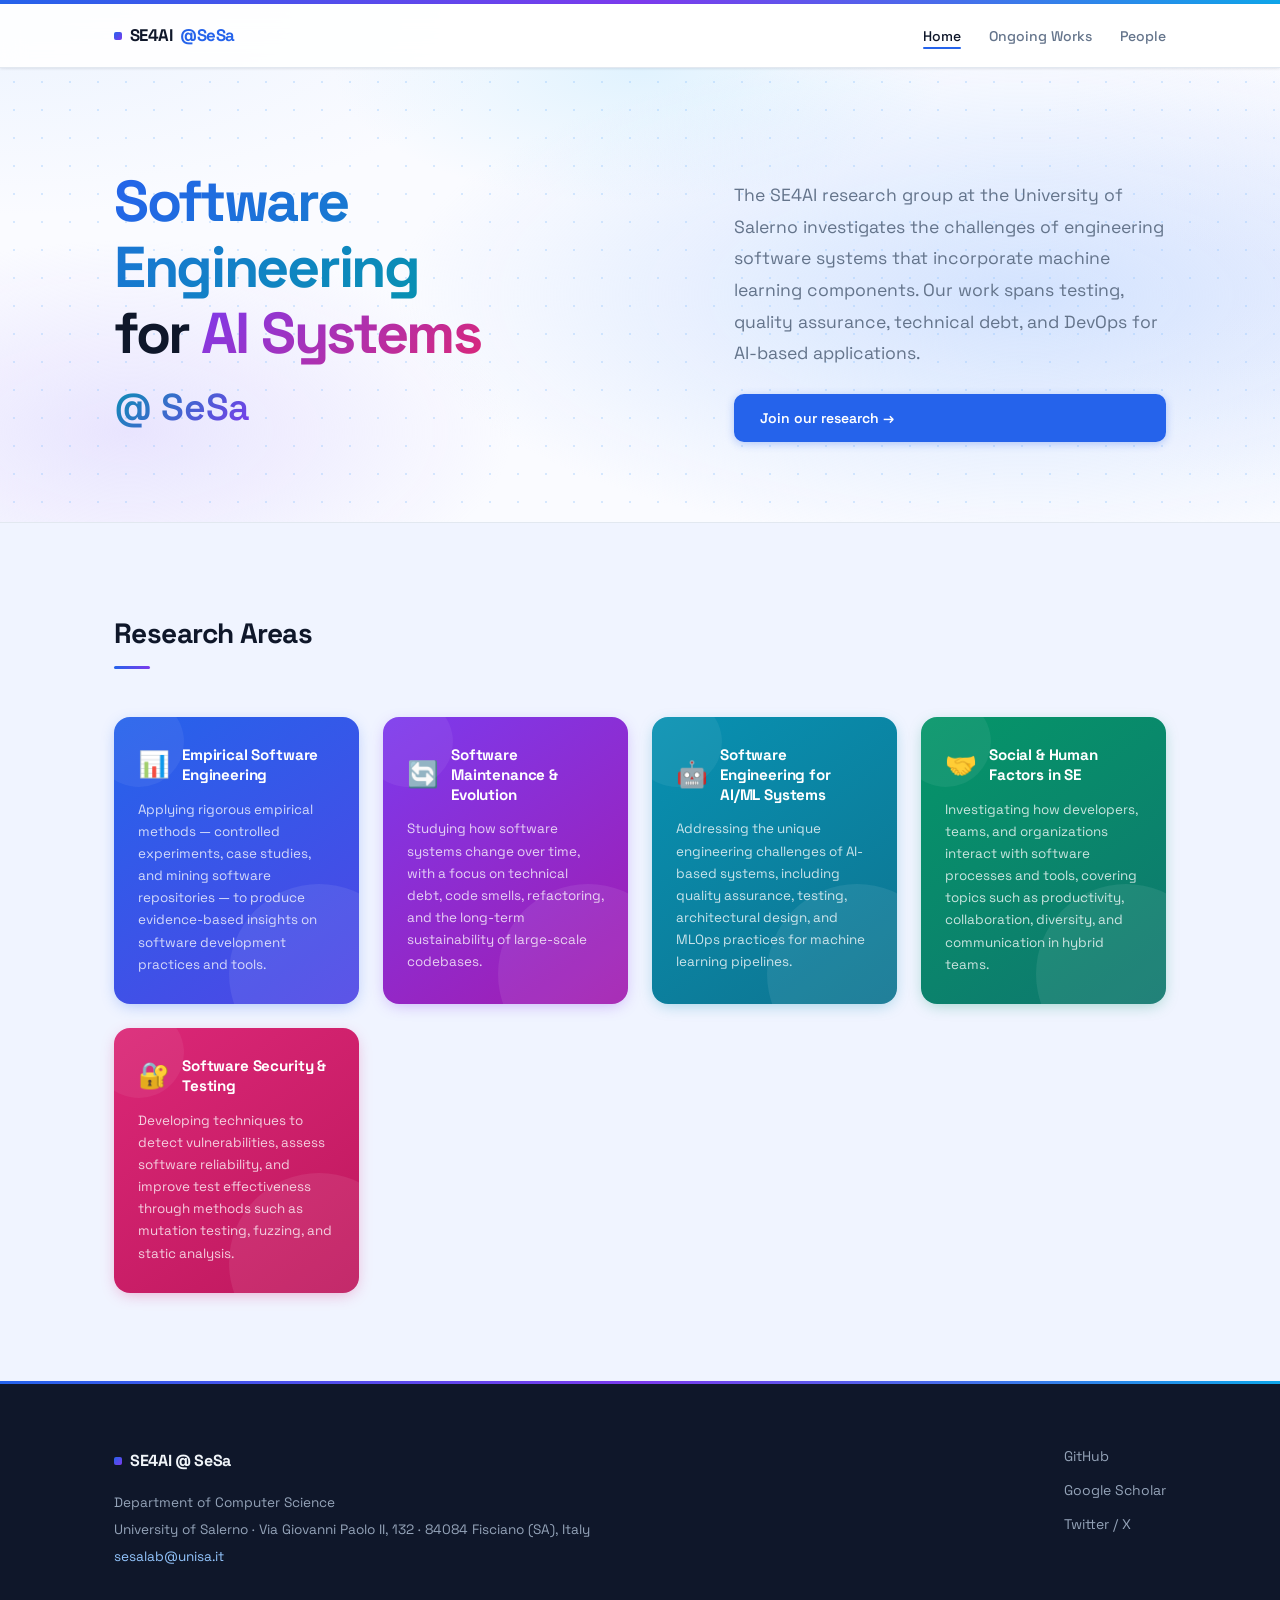
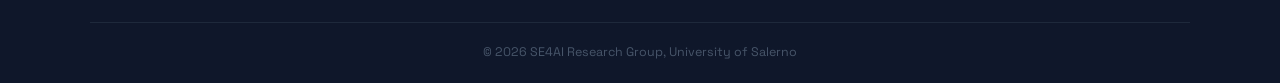
<file: index.html>
<!DOCTYPE html>
<html lang="en">
<head>
  <meta charset="UTF-8" />
  <meta name="viewport" content="width=device-width, initial-scale=1.0" />
  <title>SE4AI @ SeSa</title>
  <meta name="description" content="Software Engineering for AI Systems — University of Salerno" />
  <link rel="preconnect" href="https://fonts.googleapis.com" />
  <link rel="preconnect" href="https://fonts.gstatic.com" crossorigin />
  <link href="https://fonts.googleapis.com/css2?family=Space+Grotesk:wght@400;500;600;700&display=swap" rel="stylesheet" />
  <link rel="stylesheet" href="style.css" />
  <script src="scripts/js/components.js" defer></script>
</head>
<body>

  <site-header active="index.html"></site-header>

  <!-- ─── HERO + ABOUT ─────────────────────────────────────────────────────── -->
  <section id="hero" class="hero">
    <div class="hero__bg" aria-hidden="true"></div>
    <div class="container hero__inner">

      <div class="hero__left">
        <h1 class="hero__title">
          <em class="em-se">Software Engineering</em><br />
          for <em class="em-ai">AI Systems</em><br />
          <span class="em-loc">@ SeSa</span>
        </h1>
      </div>

      <div class="hero__right">
        <p class="hero__about">
          The SE4AI research group at the University of Salerno investigates the
          challenges of engineering software systems that incorporate machine
          learning components. Our work spans testing, quality assurance,
          technical debt, and DevOps for AI-based applications.
        </p>
        <a href="ongoing.html" class="btn btn--primary">Join our research →</a>
      </div>

    </div>
  </section>

  <!-- ─── RESEARCH AREAS ───────────────────────────────────────────────────── -->
  <section id="research" class="section bg-subtle">
    <div class="container">
      <h2 class="section__title">Research Areas</h2>
      <div class="cards">

        <div class="card">
          <div class="card__header">
            <span class="card__icon">📊</span>
            <h3 class="card__title">Empirical Software Engineering</h3>
          </div>
          <p class="card__text">
            Applying rigorous empirical methods — controlled experiments, case studies,
            and mining software repositories — to produce evidence-based insights on
            software development practices and tools.
          </p>
        </div>

        <div class="card">
          <div class="card__header">
            <span class="card__icon">🔄</span>
            <h3 class="card__title">Software Maintenance &amp; Evolution</h3>
          </div>
          <p class="card__text">
            Studying how software systems change over time, with a focus on technical
            debt, code smells, refactoring, and the long-term sustainability of
            large-scale codebases.
          </p>
        </div>

        <div class="card">
          <div class="card__header">
            <span class="card__icon">🤖</span>
            <h3 class="card__title">Software Engineering for AI/ML Systems</h3>
          </div>
          <p class="card__text">
            Addressing the unique engineering challenges of AI-based systems, including
            quality assurance, testing, architectural design, and MLOps practices for
            machine learning pipelines.
          </p>
        </div>

        <div class="card">
          <div class="card__header">
            <span class="card__icon">🤝</span>
            <h3 class="card__title">Social &amp; Human Factors in SE</h3>
          </div>
          <p class="card__text">
            Investigating how developers, teams, and organizations interact with
            software processes and tools, covering topics such as productivity,
            collaboration, diversity, and communication in hybrid teams.
          </p>
        </div>

        <div class="card">
          <div class="card__header">
            <span class="card__icon">🔐</span>
            <h3 class="card__title">Software Security &amp; Testing</h3>
          </div>
          <p class="card__text">
            Developing techniques to detect vulnerabilities, assess software reliability,
            and improve test effectiveness through methods such as mutation testing,
            fuzzing, and static analysis.
          </p>
        </div>

      </div>
    </div>
  </section>

  <site-footer></site-footer>

</body>
</html>
</file>
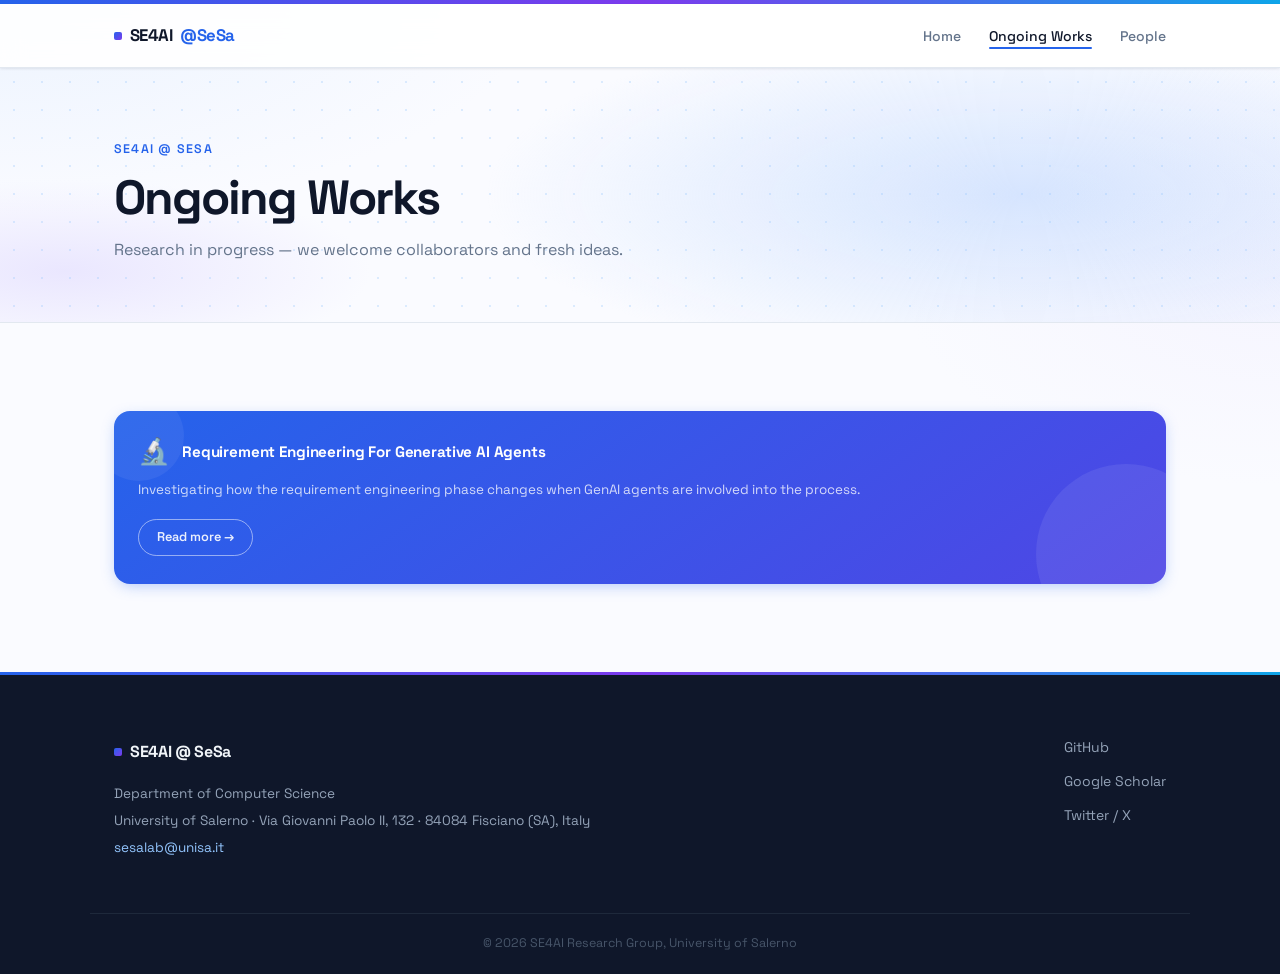
<file: ongoing.html>
<!DOCTYPE html>
<html lang="en">
<head>
  <meta charset="UTF-8" />
  <meta name="viewport" content="width=device-width, initial-scale=1.0" />
  <title>Ongoing Works — SE4AI @ SeSa</title>
  <meta name="description" content="Ongoing research works at SE4AI — open to collaboration." />
  <link rel="preconnect" href="https://fonts.googleapis.com" />
  <link rel="preconnect" href="https://fonts.gstatic.com" crossorigin />
  <link href="https://fonts.googleapis.com/css2?family=Space+Grotesk:wght@400;500;600;700&display=swap" rel="stylesheet" />
  <link rel="stylesheet" href="style.css" />
  <script src="scripts/js/components.js" defer></script>
</head>
<body>

  <site-header active="ongoing.html"></site-header>

  <!-- ─── PAGE HEADER ──────────────────────────────────────────────────────── -->
  <section class="page-header">
    <div class="page-header__bg" aria-hidden="true"></div>
    <div class="container page-header__inner">
      <p class="page-header__label">SE4AI @ SeSa</p>
      <h1 class="page-header__title">Ongoing Works</h1>
      <p class="page-header__sub">Research in progress — we welcome collaborators and fresh ideas.</p>
    </div>
  </section>

  <!-- ─── ONGOING WORKS (rendered by JS) ──────────────────────────────────── -->
  <section class="section">
    <div class="container">
      <div id="ongoing-root"></div>
    </div>
  </section>

  <site-footer></site-footer>

  <script src="scripts/js/ongoing.js"></script>

</body>
</html>
</file>
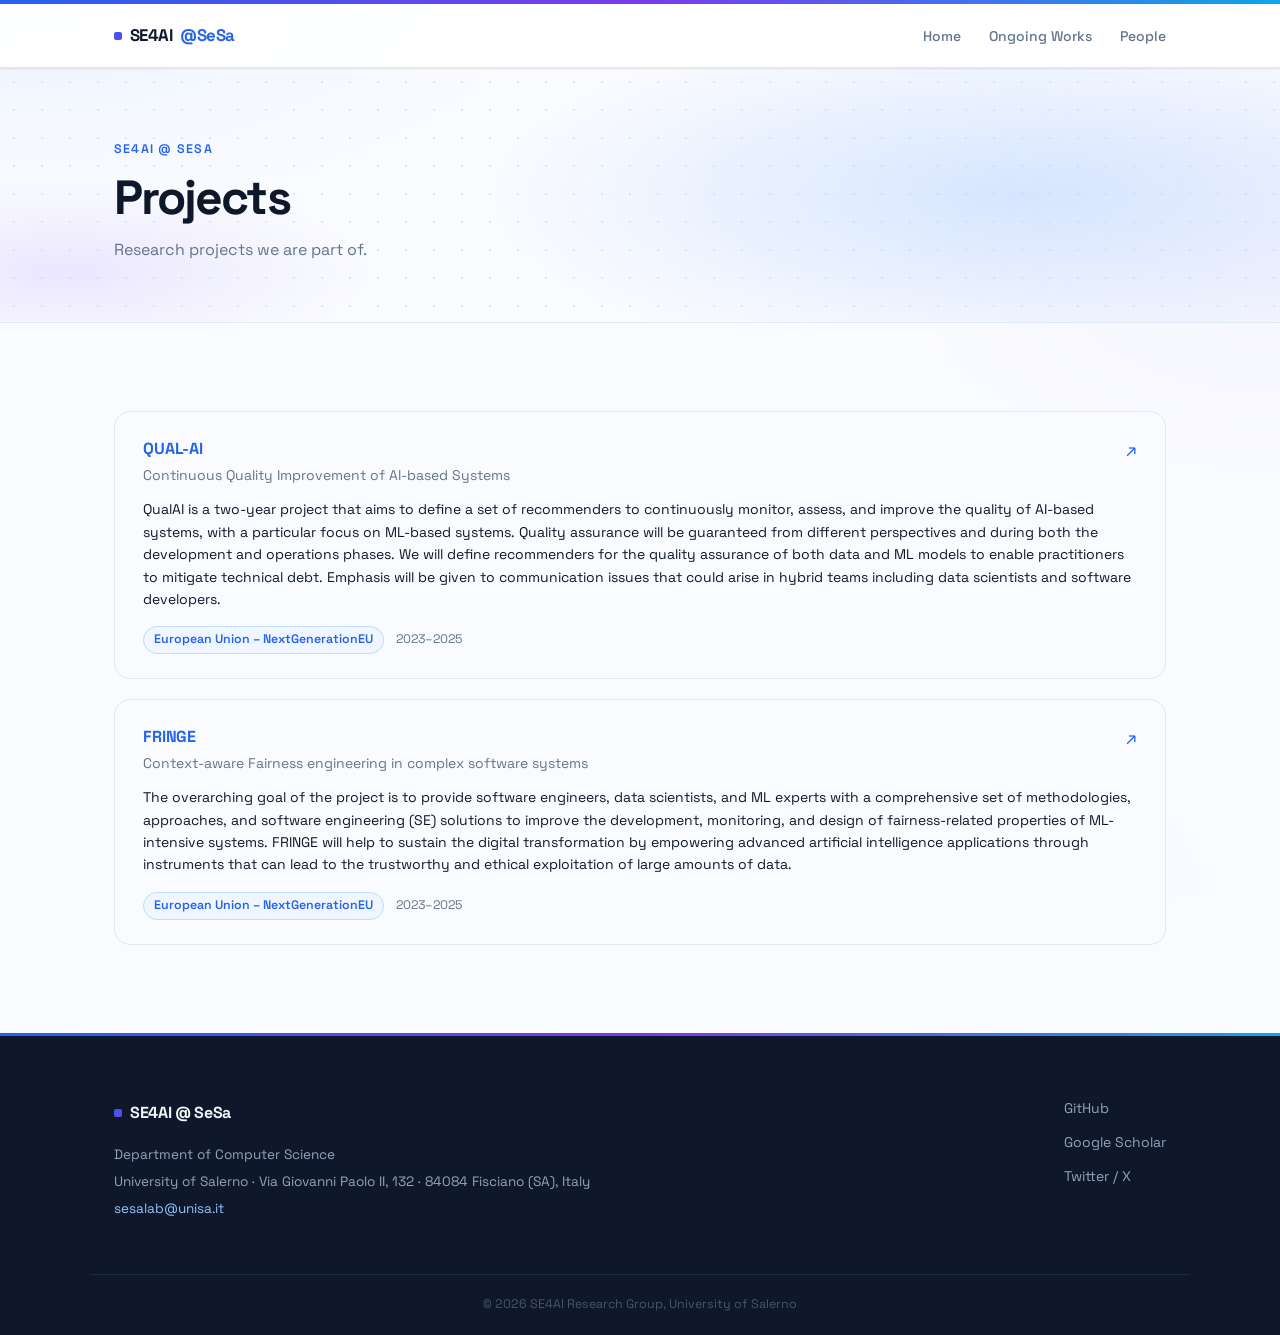
<file: projects.html>
<!DOCTYPE html>
<html lang="en">
<head>
  <meta charset="UTF-8" />
  <meta name="viewport" content="width=device-width, initial-scale=1.0" />
  <title>Projects — SE4AI @ SeSa</title>
  <meta name="description" content="European research projects of the SE4AI group at the University of Salerno." />
  <link rel="preconnect" href="https://fonts.googleapis.com" />
  <link rel="preconnect" href="https://fonts.gstatic.com" crossorigin />
  <link href="https://fonts.googleapis.com/css2?family=Space+Grotesk:wght@400;500;600;700&display=swap" rel="stylesheet" />
  <link rel="stylesheet" href="style.css" />
  <script src="scripts/js/components.js" defer></script>
</head>
<body>

  <site-header active="projects.html"></site-header>

  <!-- ─── PAGE HEADER ──────────────────────────────────────────────────────── -->
  <section class="page-header">
    <div class="page-header__bg" aria-hidden="true"></div>
    <div class="container page-header__inner">
      <p class="page-header__label">SE4AI @ SeSa</p>
      <h1 class="page-header__title">Projects</h1>
      <p class="page-header__sub">Research projects we are part of.</p>
    </div>
  </section>

  <!-- ─── PROJECTS (rendered by JS) ───────────────────────────────────────── -->
  <section class="section">
    <div class="container">
      <div id="projects-root"></div>
    </div>
  </section>

  <site-footer></site-footer>

  <script src="scripts/js/projects.js"></script>

</body>
</html>
</file>
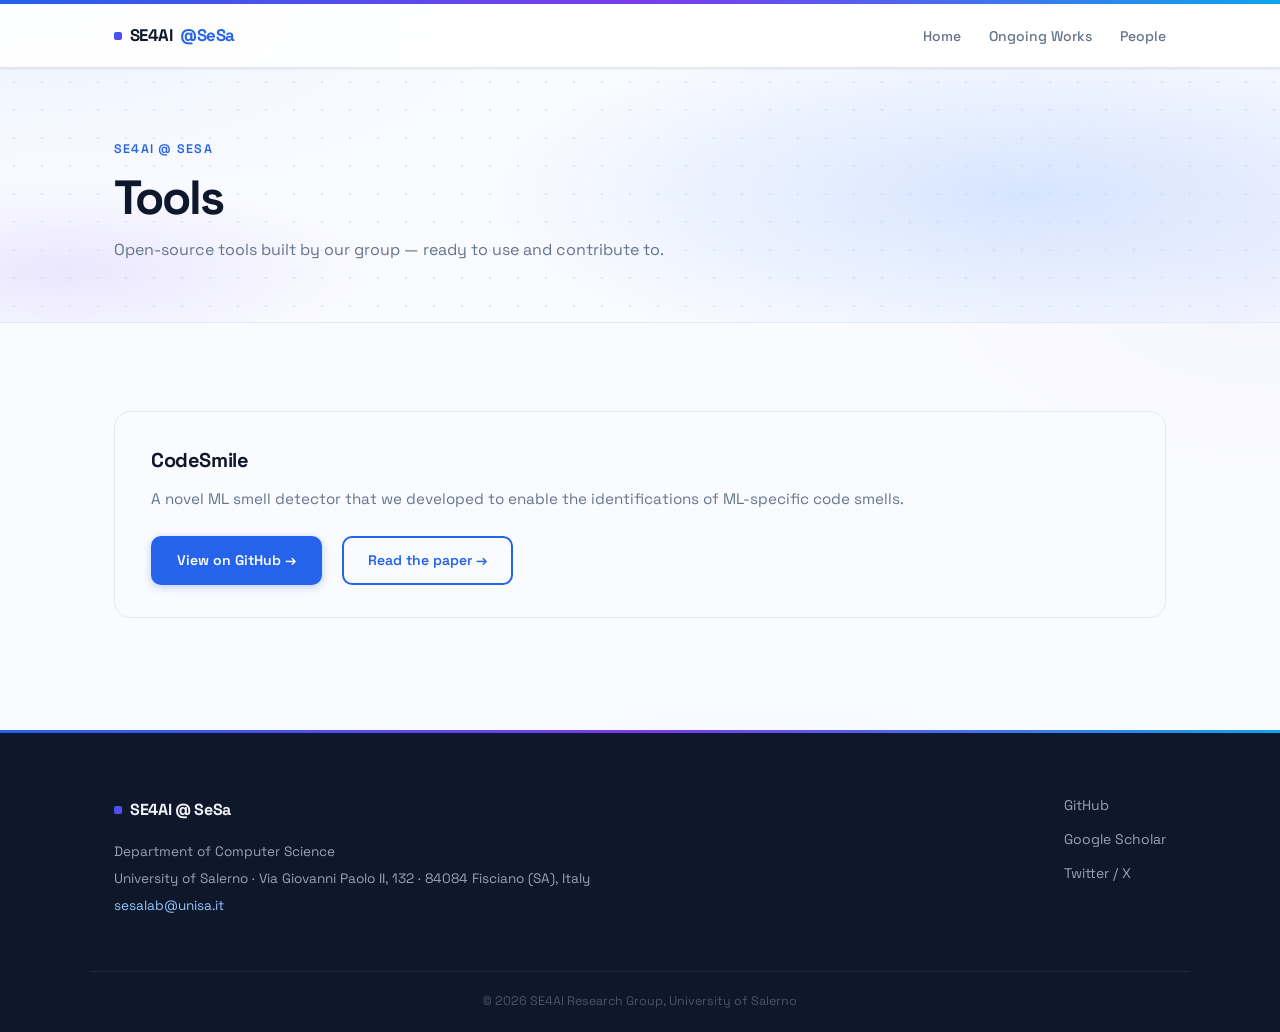
<file: tools.html>
<!DOCTYPE html>
<html lang="en">
<head>
  <meta charset="UTF-8" />
  <meta name="viewport" content="width=device-width, initial-scale=1.0" />
  <title>Tools — SE4AI @ SeSa</title>
  <meta name="description" content="Open-source tools developed by the SE4AI research group at the University of Salerno." />
  <link rel="preconnect" href="https://fonts.googleapis.com" />
  <link rel="preconnect" href="https://fonts.gstatic.com" crossorigin />
  <link href="https://fonts.googleapis.com/css2?family=Space+Grotesk:wght@400;500;600;700&display=swap" rel="stylesheet" />
  <link rel="stylesheet" href="style.css" />
  <script src="scripts/js/components.js" defer></script>
</head>
<body>

  <site-header active="tools.html"></site-header>

  <section class="page-header">
    <div class="page-header__bg" aria-hidden="true"></div>
    <div class="container page-header__inner">
      <p class="page-header__label">SE4AI @ SeSa</p>
      <h1 class="page-header__title">Tools</h1>
      <p class="page-header__sub">Open-source tools built by our group — ready to use and contribute to.</p>
    </div>
  </section>

  <section class="section">
    <div class="container">
      <div id="tools-root"></div>
    </div>
  </section>

  <site-footer></site-footer>

  <script src="scripts/js/tools.js"></script>

</body>
</html>
</file>
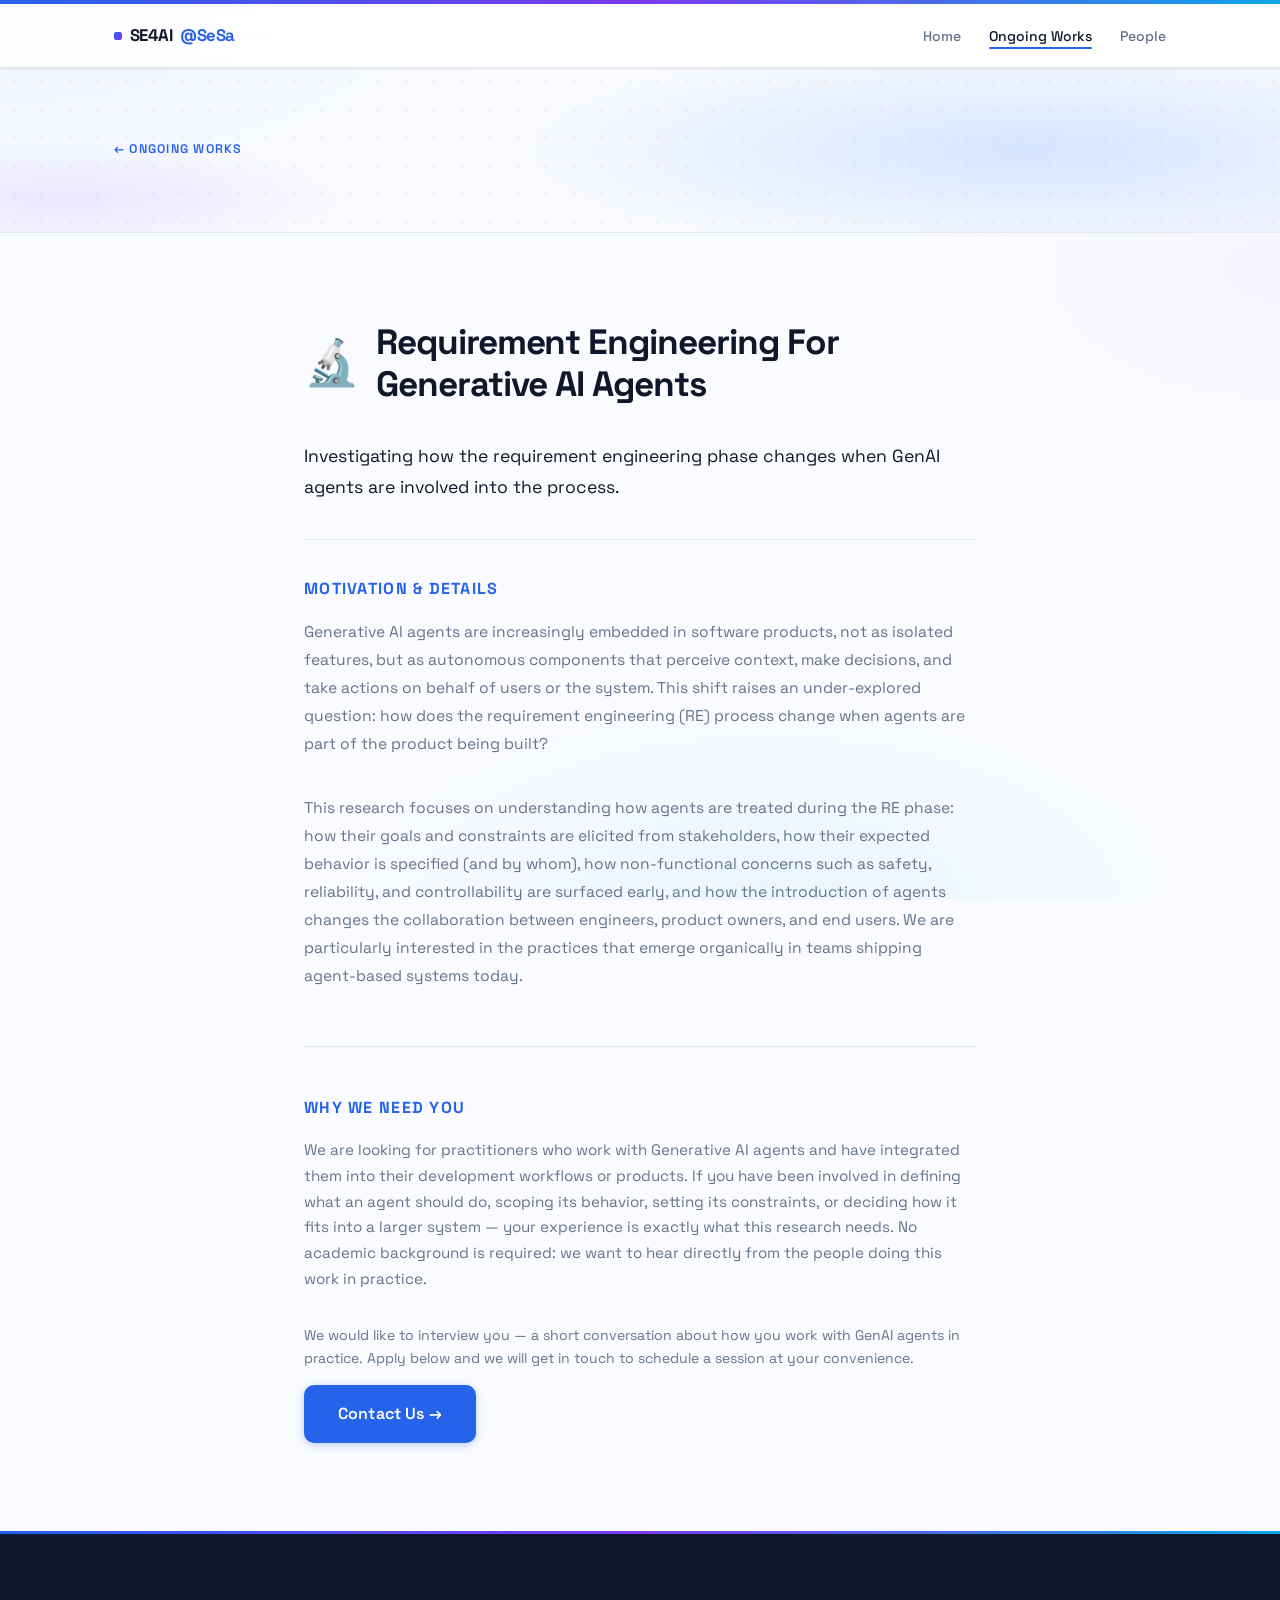
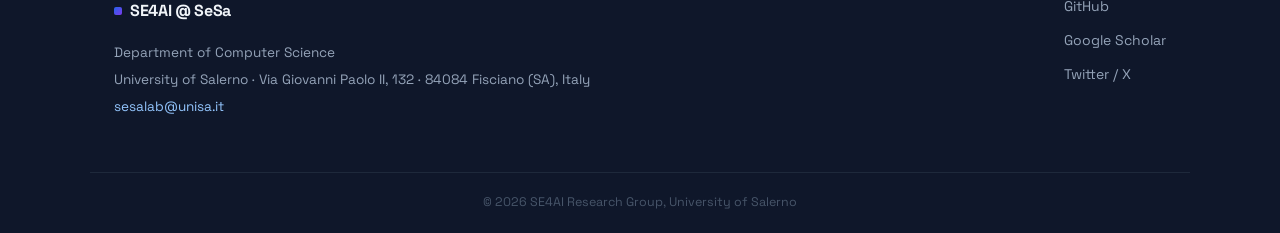
<file: ongoing/re4agents.html>
<!DOCTYPE html>
<html lang="en">
<head>
  <meta charset="UTF-8" />
  <meta name="viewport" content="width=device-width, initial-scale=1.0" />
  <title>Requirement Engineering For Generative AI Agents — SE4AI @ SeSa</title>
  <meta name="description" content="Investigating how the requirement engineering phase changes when GenAI agents are involved into the process." />
  <link rel="preconnect" href="https://fonts.googleapis.com" />
  <link rel="preconnect" href="https://fonts.gstatic.com" crossorigin />
  <link href="https://fonts.googleapis.com/css2?family=Space+Grotesk:wght@400;500;600;700&display=swap" rel="stylesheet" />
  <link rel="stylesheet" href="../style.css" />
  <script src="../scripts/js/components.js" defer></script>
  <script src="../scripts/js/participate.js" defer></script>
</head>
<body>

  <site-header active="ongoing.html" base=".."></site-header>

  <section class="page-header">
    <div class="page-header__bg" aria-hidden="true"></div>
    <div class="container page-header__inner">
      <p class="page-header__label"><a href="../ongoing.html" style="color:inherit">← Ongoing Works</a></p>
    </div>
  </section>

  <section class="section">
    <div class="container detail-container">

      <div class="detail-header">
        <span class="detail-header__icon">🔬</span>
        <h1 class="detail-header__title">Requirement Engineering For Generative AI Agents</h1>
      </div>

      <div class="detail-body">

        <!-- One-sentence hook shown on the listing card -->
        <p class="detail-body__lead">
          Investigating how the requirement engineering phase changes when GenAI agents are involved into the process.
        </p>

        <!-- Full motivation / details — edit freely -->
        <h2 class="detail-body__section-title">Motivation &amp; Details</h2>
        <p class="detail-body__text">
          Generative AI agents are increasingly embedded in software products, not as isolated features, but as
          autonomous components that perceive context, make decisions, and take actions on behalf of users or the system.
          This shift raises an under-explored question: how does the requirement engineering (RE) process change when
          agents are part of the product being built?
        </p>
        <p class="detail-body__text">
          This research focuses on understanding how agents are treated during the RE phase: how their goals and
          constraints are elicited from stakeholders, how their expected behavior is specified (and by whom),
          how non-functional concerns such as safety, reliability, and controllability are surfaced early,
          and how the introduction of agents changes the collaboration between engineers, product owners, and end users.
          We are particularly interested in the practices that emerge organically in teams shipping agent-based systems today.
        </p>

        <div class="participate">
          <h2 class="detail-body__section-title">Why We Need You</h2>
          <p class="participate__intro">
            We are looking for practitioners who work with Generative AI agents and have integrated them into their
            development workflows or products. If you have been involved in defining what an agent should do, scoping
            its behavior, setting its constraints, or deciding how it fits into a larger system — your experience is
            exactly what this research needs. No academic background is required: we want to hear directly from the
            people doing this work in practice.
          </p>

          <div class="participate__cta">
            <p class="participate__cta-note">We would like to interview you — a short conversation about how you work with GenAI agents in practice. Apply below and we will get in touch to schedule a session at your convenience.</p>
            <a href="https://forms.gle/BRavAKACYKviMQ53A" target="_blank" rel="noopener noreferrer" class="btn btn--primary btn--cta">
              Contact Us →
            </a>
          </div>
        </div>

      </div>
    </div>
  </section>

  <site-footer base=".."></site-footer>

</body>
</html>
</file>
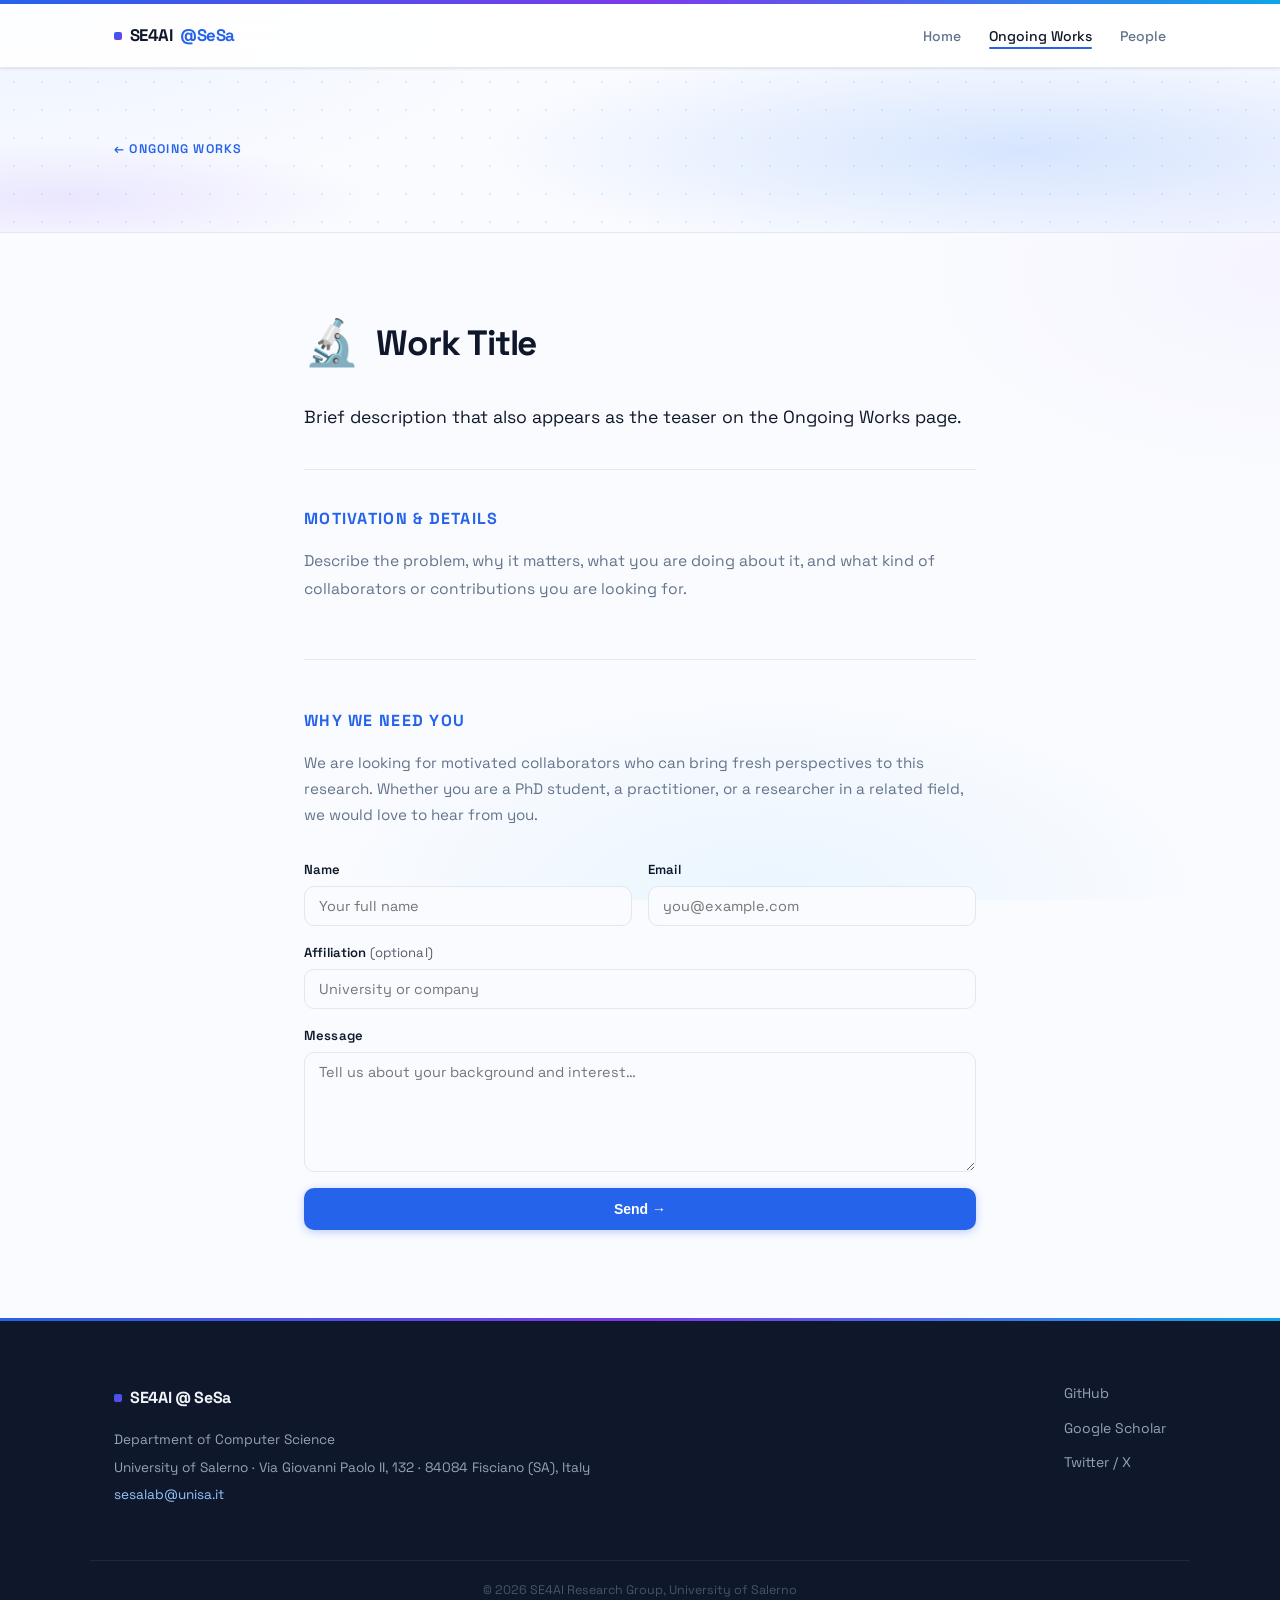
<file: ongoing/template.html>
<!DOCTYPE html>
<html lang="en">
<head>
  <meta charset="UTF-8" />
  <meta name="viewport" content="width=device-width, initial-scale=1.0" />
  <title>WORK TITLE — SE4AI @ SeSa</title>
  <meta name="description" content="BRIEF DESCRIPTION" />
  <link rel="preconnect" href="https://fonts.googleapis.com" />
  <link rel="preconnect" href="https://fonts.gstatic.com" crossorigin />
  <link href="https://fonts.googleapis.com/css2?family=Space+Grotesk:wght@400;500;600;700&display=swap" rel="stylesheet" />
  <link rel="stylesheet" href="../style.css" />
  <script src="../scripts/js/components.js" defer></script>
  <script src="../scripts/js/participate.js" defer></script>
</head>
<body>

  <site-header active="ongoing.html" base=".."></site-header>

  <section class="page-header">
    <div class="page-header__bg" aria-hidden="true"></div>
    <div class="container page-header__inner">
      <p class="page-header__label"><a href="../ongoing.html" style="color:inherit">← Ongoing Works</a></p>
    </div>
  </section>

  <section class="section">
    <div class="container detail-container">

      <div class="detail-header">
        <span class="detail-header__icon">🔬</span>  <!-- change emoji -->
        <h1 class="detail-header__title">Work Title</h1>
      </div>

      <div class="detail-body">

        <!-- One-sentence hook shown on the listing card -->
        <p class="detail-body__lead">
          Brief description that also appears as the teaser on the Ongoing Works page.
        </p>

        <!-- Full motivation / details — edit freely -->
        <h2 class="detail-body__section-title">Motivation &amp; Details</h2>
        <p class="detail-body__text">
          Describe the problem, why it matters, what you are doing about it, and
          what kind of collaborators or contributions you are looking for.
        </p>

        <!-- Add more sections as needed, e.g.: -->
        <!--
        <h2 class="detail-body__section-title">Current Status</h2>
        <p class="detail-body__text">...</p>
        -->

        <div class="participate">
            <h2 class="detail-body__section-title">Why We Need You</h2>
          <p class="participate__intro">
            <!-- Describe what kind of collaborators, students, or contributors you are looking for and how they can help. -->
            We are looking for motivated collaborators who can bring fresh perspectives to this research.
            Whether you are a PhD student, a practitioner, or a researcher in a related field, we would love to hear from you.
          </p>

          <form class="participate__form" data-mailto="contact@unisa.it">
            <div class="form-row">
              <div class="form-field">
                <label for="name">Name</label>
                <input type="text" id="name" name="name" required placeholder="Your full name" />
              </div>
              <div class="form-field">
                <label for="email">Email</label>
                <input type="email" id="email" name="email" required placeholder="you@example.com" />
              </div>
            </div>
            <div class="form-field">
              <label for="affiliation">Affiliation <span style="font-weight:400;opacity:.7">(optional)</span></label>
              <input type="text" id="affiliation" name="affiliation" placeholder="University or company" />
            </div>
            <div class="form-field">
              <label for="message">Message</label>
              <textarea id="message" name="message" rows="4" required placeholder="Tell us about your background and interest…"></textarea>
            </div>
            <button type="submit" class="btn btn--primary">Send →</button>
          </form>
        </div>

      </div>
    </div>
  </section>

  <site-footer base=".."></site-footer>

</body>
</html>
</file>
<file: style.css>
/* ─── TOKENS ──────────────────────────────────────────────────────────────── */
:root {
  --color-accent:       #2563eb;
  --color-accent-dark:  #1d4ed8;
  --color-accent-light: #eff6ff;
  --color-accent-border:#bfdbfe;
  --color-text:         #0f172a;
  --color-text-muted:   #64748b;
  --color-border:       #e2e8f0;
  --color-bg:           #fafbff;
  --color-bg-subtle:    #f0f4ff;

  --font:        'Space Grotesk', system-ui, sans-serif;
  --radius:      10px;
  --radius-lg:   16px;
  --max-width:   1100px;
  --nav-height:  64px;

  --shadow-sm:   0 1px 3px rgba(15,23,42,0.06), 0 1px 2px rgba(15,23,42,0.04);
  --shadow-md:   0 4px 16px rgba(15,23,42,0.08), 0 2px 6px rgba(15,23,42,0.04);
  --shadow-card: 0 8px 28px rgba(37,99,235,0.10), 0 2px 8px rgba(15,23,42,0.04);
}

/* ─── RESET ───────────────────────────────────────────────────────────────── */
*, *::before, *::after { box-sizing: border-box; margin: 0; padding: 0; }
html { scroll-behavior: smooth; }
body {
  font-family: var(--font);
  font-size: 16px;
  line-height: 1.6;
  color: var(--color-text);
  background:
    radial-gradient(ellipse 70% 40% at 0% 0%,   rgba(219,234,254,0.45) 0%, transparent 60%),
    radial-gradient(ellipse 50% 40% at 100% 30%, rgba(237,233,254,0.35) 0%, transparent 60%),
    radial-gradient(ellipse 60% 40% at 60% 100%, rgba(186,230,253,0.25) 0%, transparent 60%),
    var(--color-bg);
  background-attachment: fixed;
  font-feature-settings: 'cv02', 'cv03', 'cv04', 'cv11';
  -webkit-font-smoothing: antialiased;
}
a { color: inherit; text-decoration: none; }
ul { list-style: none; }
img { display: block; max-width: 100%; }

/* ─── TOP ACCENT BAR ─────────────────────────────────────────────────────── */
.topbar {
  height: 4px;
  background: linear-gradient(90deg, #2563eb 0%, #7c3aed 50%, #0ea5e9 100%);
}

/* ─── LAYOUT ──────────────────────────────────────────────────────────────── */
.container {
  max-width: var(--max-width);
  margin: 0 auto;
  padding: 0 24px;
}
.section { padding: 88px 0; }
.bg-subtle { background: var(--color-bg-subtle); }

.section__title {
  font-size: 1.75rem;
  font-weight: 700;
  letter-spacing: -0.02em;
  margin-bottom: 48px;
  position: relative;
  display: inline-block;
}
.section__title::after {
  content: '';
  display: block;
  width: 36px;
  height: 3px;
  background: linear-gradient(90deg, var(--color-accent), #7c3aed);
  border-radius: 2px;
  margin-top: 10px;
}
.section__footer { margin-top: 40px; text-align: center; }

/* ─── NAV ─────────────────────────────────────────────────────────────────── */
.nav {
  position: sticky;
  top: 0;
  height: var(--nav-height);
  background: rgba(255,255,255,0.88);
  backdrop-filter: blur(12px);
  -webkit-backdrop-filter: blur(12px);
  border-bottom: 1px solid var(--color-border);
  z-index: 100;
  box-shadow: var(--shadow-sm);
}
.nav__inner {
  height: 100%;
  display: flex;
  align-items: center;
  justify-content: space-between;
}
.nav__logo {
  font-size: 1.05rem;
  font-weight: 700;
  letter-spacing: -0.03em;
  display: flex;
  align-items: center;
  gap: 8px;
}
.nav__logo::before {
  content: '';
  display: inline-block;
  width: 8px;
  height: 8px;
  border-radius: 2px;
  background: linear-gradient(135deg, var(--color-accent), #7c3aed);
}
.nav__logo span { color: var(--color-accent); }
.nav__links {
  display: flex;
  gap: 28px;
}
.nav__links a {
  font-size: 0.875rem;
  font-weight: 500;
  color: var(--color-text-muted);
  transition: color 0.15s;
  position: relative;
  padding-bottom: 2px;
}
.nav__links a::after {
  content: '';
  position: absolute;
  bottom: -2px;
  left: 0;
  width: 0;
  height: 2px;
  background: var(--color-accent);
  border-radius: 1px;
  transition: width 0.2s;
}
.nav__links a:hover { color: var(--color-text); }
.nav__links a:hover::after { width: 100%; }
.nav__links a[aria-current="page"] { color: var(--color-text); }
.nav__links a[aria-current="page"]::after { width: 100%; }

/* ─── HERO ────────────────────────────────────────────────────────────────── */
.hero {
  position: relative;
  padding: 100px 0 80px;
  overflow: hidden;
  border-bottom: 1px solid var(--color-border);
}

/* dot grid background */
.hero__bg {
  position: absolute;
  inset: 0;
  background-image: radial-gradient(circle, #93c5fd 1px, transparent 1px);
  background-size: 28px 28px;
  opacity: 0.35;
  pointer-events: none;
  z-index: 0;
}
/* gradient wash over the dots */
.hero::before {
  content: '';
  position: absolute;
  inset: 0;
  background:
    radial-gradient(ellipse 70% 80% at 80% 50%, rgba(199,220,254,0.75) 0%, transparent 70%),
    radial-gradient(ellipse 50% 70% at 10% 80%, rgba(221,214,254,0.60) 0%, transparent 60%),
    radial-gradient(ellipse 40% 50% at 50% 0%,  rgba(186,230,253,0.40) 0%, transparent 60%);
  pointer-events: none;
  z-index: 0;
}
.hero__inner {
  position: relative;
  z-index: 1;
  display: grid;
  grid-template-columns: 5fr 4fr;
  gap: 80px;
  align-items: start;
}
.hero__left { display: flex; flex-direction: column; }
.hero__right {
  display: flex;
  flex-direction: column;
  gap: 24px;
  padding-top: 12px;
}
.hero__about {
  font-size: 1.1rem;
  color: var(--color-text-muted);
  line-height: 1.8;
}
.hero__title {
  font-size: clamp(2.4rem, 5vw, 3.6rem);
  font-weight: 700;
  line-height: 1.15;
  letter-spacing: -0.04em;
}
/* "Software Engineering" — blue → teal */
.hero__title .em-se {
  font-style: normal;
  background: linear-gradient(135deg, #2563eb 0%, #0891b2 100%);
  -webkit-background-clip: text;
  -webkit-text-fill-color: transparent;
  background-clip: text;
}
/* "AI Systems" — purple → pink */
.hero__title .em-ai {
  font-style: normal;
  background: linear-gradient(135deg, #7c3aed 0%, #db2777 100%);
  -webkit-background-clip: text;
  -webkit-text-fill-color: transparent;
  background-clip: text;
}
/* "@ SeSa" — teal → purple, bridging the two above */
.hero__title .em-loc {
  font-style: normal;
  font-size: 0.65em;
  font-weight: 600;
  letter-spacing: -0.01em;
  background: linear-gradient(135deg, #0891b2 0%, #7c3aed 100%);
  -webkit-background-clip: text;
  -webkit-text-fill-color: transparent;
  background-clip: text;
}

/* ─── BUTTONS ─────────────────────────────────────────────────────────────── */
.btn {
  display: inline-block;
  padding: 11px 24px;
  border-radius: var(--radius);
  font-size: 0.875rem;
  font-weight: 600;
  transition: background 0.15s, color 0.15s, border-color 0.15s, box-shadow 0.15s, transform 0.1s;
  cursor: pointer;
}
.btn:active { transform: translateY(1px); }
.btn--primary {
  background: var(--color-accent);
  color: #fff;
  border: 2px solid var(--color-accent);
  box-shadow: 0 2px 8px rgba(37,99,235,0.30);
}
.btn--primary:hover {
  background: var(--color-accent-dark);
  border-color: var(--color-accent-dark);
  box-shadow: 0 4px 16px rgba(37,99,235,0.35);
}
.btn--secondary {
  background: transparent;
  color: var(--color-accent);
  border: 2px solid var(--color-accent);
}
.btn--secondary:hover {
  background: var(--color-accent);
  color: #fff;
}
.btn--outline {
  background: transparent;
  color: var(--color-accent);
  border: 2px solid var(--color-accent-border);
}
.btn--outline:hover {
  background: var(--color-accent-light);
  border-color: var(--color-accent);
}

/* ─── ABOUT ───────────────────────────────────────────────────────────────── */
.about__text {
  font-size: 1.05rem;
  color: var(--color-text-muted);
  max-width: 680px;
  margin-bottom: 32px;
  line-height: 1.75;
}
.tags { display: flex; flex-wrap: wrap; gap: 10px; }
.tag {
  padding: 6px 16px;
  border-radius: 999px;
  background: var(--color-accent-light);
  color: var(--color-accent);
  font-size: 0.82rem;
  font-weight: 600;
  border: 1px solid var(--color-accent-border);
  letter-spacing: 0.01em;
  transition: background 0.15s, color 0.15s;
}
.tag:hover {
  background: var(--color-accent);
  color: #fff;
  border-color: var(--color-accent);
  cursor: default;
}

/* ─── CARDS ───────────────────────────────────────────────────────────────── */
.cards {
  display: grid;
  grid-template-columns: repeat(auto-fit, minmax(220px, 1fr));
  gap: 24px;
}
.card {
  --card-from: #2563eb;
  --card-to:   #1d4ed8;
  background: linear-gradient(145deg, var(--card-from), var(--card-to));
  border-radius: var(--radius-lg);
  padding: 28px 24px;
  display: flex;
  flex-direction: column;
  gap: 14px;
  position: relative;
  overflow: hidden;
  transition: transform 0.2s ease, box-shadow 0.2s ease;
  box-shadow: 0 4px 16px -4px color-mix(in srgb, var(--card-from) 40%, transparent);
}
.card::before {
  content: '';
  position: absolute;
  width: 180px; height: 180px;
  border-radius: 50%;
  background: rgba(255,255,255,0.08);
  bottom: -60px; right: -50px;
  pointer-events: none;
}
.card::after {
  content: '';
  position: absolute;
  width: 90px; height: 90px;
  border-radius: 50%;
  background: rgba(255,255,255,0.06);
  top: -20px; left: -20px;
  pointer-events: none;
}
.card:hover {
  transform: translateY(-5px);
  box-shadow: 0 12px 32px -6px color-mix(in srgb, var(--card-from) 50%, transparent);
}
.card:nth-child(1) { --card-from: #2563eb; --card-to: #4f46e5; }
.card:nth-child(2) { --card-from: #7c3aed; --card-to: #a21caf; }
.card:nth-child(3) { --card-from: #0891b2; --card-to: #0e7490; }
.card:nth-child(4) { --card-from: #059669; --card-to: #0f766e; }
.card:nth-child(5) { --card-from: #db2777; --card-to: #be185d; }
.card__header {
  display: flex;
  align-items: center;
  gap: 12px;
}
.card__icon {
  font-size: 1.6rem;
  line-height: 1;
  flex-shrink: 0;
}
.card__title {
  font-size: 0.95rem;
  font-weight: 700;
  letter-spacing: -0.01em;
  color: #fff;
  line-height: 1.3;
}
.card__text {
  font-size: 0.84rem;
  color: rgba(255,255,255,0.78);
  line-height: 1.65;
}

/* ─── PUBLICATIONS ────────────────────────────────────────────────────────── */
.pub-year-heading {
  font-size: 1.1rem;
  font-weight: 700;
  letter-spacing: -0.02em;
  background: linear-gradient(90deg, var(--color-accent), #7c3aed);
  -webkit-background-clip: text;
  -webkit-text-fill-color: transparent;
  background-clip: text;
  margin: 40px 0 8px;
  padding-bottom: 8px;
  border-bottom: 1px solid var(--color-accent-border);
}
.pub-year-heading:first-child { margin-top: 0; }
.pub__link--disabled { opacity: 0.25; cursor: default; pointer-events: none; }
.pub-list { display: flex; flex-direction: column; }
.pub {
  display: flex;
  align-items: flex-start;
  gap: 20px;
  padding: 22px 16px;
  border-bottom: 1px solid var(--color-border);
  border-radius: var(--radius);
  margin: 0 -16px;
  transition: background 0.15s;
}
.pub:first-child { border-top: 1px solid var(--color-border); }
.pub:hover { background: linear-gradient(90deg, rgba(37,99,235,0.04), transparent); border-radius: var(--radius); }
.pub__meta { flex-shrink: 0; width: 90px; padding-top: 2px; }
.pub__venue {
  display: inline-block;
  font-size: 0.7rem;
  font-weight: 700;
  text-transform: uppercase;
  letter-spacing: 0.06em;
  color: var(--color-accent);
  background: var(--color-accent-light);
  border: 1px solid var(--color-accent-border);
  border-radius: 5px;
  padding: 3px 8px;
}
.pub__body { flex: 1; }
.pub__title {
  font-size: 0.95rem;
  font-weight: 500;
  margin-bottom: 5px;
  line-height: 1.5;
  color: var(--color-text);
}
.pub__venue-detail {
  font-size: 0.82rem;
  font-weight: 600;
  color: #7c3aed;
  margin-bottom: 5px;
}
.pub__authors { font-size: 0.82rem; color: var(--color-text-muted); }
.pub__author--local { color: var(--color-accent); font-weight: 500; }
.pub__title {
  display: block;
  font-size: 0.95rem;
  font-weight: 500;
  margin-bottom: 5px;
  line-height: 1.5;
  color: var(--color-text);
  transition: color 0.15s;
}
a.pub__title:hover { color: var(--color-accent); }
.pub__link {
  flex-shrink: 0;
  display: flex;
  align-items: center;
  justify-content: center;
  width: 34px;
  height: 34px;
  border-radius: 50%;
  font-size: 1rem;
  color: #fff;
  background: var(--color-accent);
  border: none;
  transition: background 0.15s, transform 0.15s;
  margin-top: 2px;
}
.pub__link:hover {
  background: var(--color-accent-dark);
  transform: scale(1.1);
}
.pub__link--disabled {
  background: var(--color-border);
  color: var(--color-text-muted);
}

/* ─── PEOPLE ──────────────────────────────────────────────────────────────── */
.people__group-label {
  font-size: 0.75rem;
  font-weight: 700;
  text-transform: uppercase;
  letter-spacing: 0.1em;
  color: var(--color-text-muted);
  margin-bottom: 24px;
}
.people__grid + .people__group-label { margin-top: 48px; }
.people__grid {
  display: grid;
  grid-template-columns: repeat(auto-fill, minmax(180px, 1fr));
  gap: 20px;
}
.person-card {
  background: var(--color-bg);
  border: 1px solid var(--color-border);
  border-top: 3px solid transparent;
  border-radius: var(--radius-lg);
  overflow: hidden;
  transition: transform 0.2s ease, box-shadow 0.2s ease, border-color 0.2s;
}
.person-card:hover {
  transform: translateY(-4px);
  box-shadow: var(--shadow-card);
  border-top-color: var(--color-accent);
}
.person-card__photo {
  display: block;
  width: 100%;
  aspect-ratio: 1 / 1;
  object-fit: cover;
  object-position: center top;
  background: linear-gradient(135deg, #bfdbfe 0%, #ddd6fe 50%, #fbcfe8 100%);
}
.person-card__body {
  padding: 16px;
}
.person-card__name {
  font-size: 0.9rem;
  font-weight: 700;
  letter-spacing: -0.01em;
  margin-bottom: 3px;
}
.person-card__role {
  font-size: 0.775rem;
  font-weight: 600;
  color: var(--color-accent);
  margin-bottom: 8px;
}
.person-card__bio {
  font-size: 0.8rem;
  color: var(--color-text-muted);
  line-height: 1.55;
}

/* ─── NEWS ────────────────────────────────────────────────────────────────── */
.news-list { display: flex; flex-direction: column; }
.news-item {
  display: flex;
  gap: 20px;
  align-items: flex-start;
  padding: 16px 0;
  border-bottom: 1px solid var(--color-border);
  font-size: 0.95rem;
}
.news-item:first-child { border-top: 1px solid var(--color-border); }
.news-item__date {
  flex-shrink: 0;
  width: 76px;
  font-size: 0.75rem;
  font-weight: 700;
  color: var(--color-text-muted);
  text-transform: uppercase;
  letter-spacing: 0.06em;
  padding-top: 3px;
}
.news-item__text::before {
  content: '·';
  color: var(--color-accent);
  font-weight: 700;
  margin-right: 8px;
}

/* ─── PAGE HEADER (inner pages) ─────────────────────────────────────────── */
.page-header {
  position: relative;
  padding: 72px 0 60px;
  overflow: hidden;
  border-bottom: 1px solid var(--color-border);
}
.page-header__bg {
  position: absolute;
  inset: 0;
  background-image: radial-gradient(circle, #93c5fd 1px, transparent 1px);
  background-size: 28px 28px;
  opacity: 0.3;
  pointer-events: none;
}
.page-header::before {
  content: '';
  position: absolute;
  inset: 0;
  background:
    radial-gradient(ellipse 60% 100% at 80% 50%, rgba(199,220,254,0.70) 0%, transparent 70%),
    radial-gradient(ellipse 40% 60% at 5%  80%, rgba(221,214,254,0.55) 0%, transparent 60%);
  pointer-events: none;
}
.page-header__inner {
  position: relative;
  z-index: 1;
}
.page-header__label {
  font-size: 0.78rem;
  font-weight: 600;
  text-transform: uppercase;
  letter-spacing: 0.1em;
  color: var(--color-accent);
  margin-bottom: 12px;
}
.page-header__title {
  font-size: clamp(2rem, 4vw, 3rem);
  font-weight: 700;
  letter-spacing: -0.04em;
  line-height: 1.1;
  margin-bottom: 12px;
}
.page-header__sub {
  font-size: 1rem;
  color: var(--color-text-muted);
}

/* ─── COLLABORATORS ──────────────────────────────────────────────────────── */
.collaborators__intro {
  font-size: 1.05rem;
  color: var(--color-text-muted);
  max-width: 580px;
  margin-bottom: 36px;
  line-height: 1.7;
}
.collab-grid {
  display: grid;
  grid-template-columns: repeat(auto-fill, minmax(280px, 1fr));
  gap: 16px;
}
.collab-card {
  background: var(--color-bg);
  border: 1px solid var(--color-border);
  border-radius: var(--radius-lg);
  padding: 20px;
  transition: transform 0.2s ease, box-shadow 0.2s ease, border-color 0.2s;
}
.collab-card:hover {
  transform: translateY(-3px);
  box-shadow: var(--shadow-card);
  border-color: var(--color-accent-border);
}
.collab-card__header {
  display: flex;
  align-items: center;
  gap: 14px;
  margin-bottom: 14px;
}
.collab-card__avatar {
  width: 44px;
  height: 44px;
  flex-shrink: 0;
  border-radius: 50%;
  background: linear-gradient(135deg, #dbeafe, #ede9fe);
  border: 2px solid var(--color-bg);
  box-shadow: 0 0 0 1.5px var(--color-border);
}
.collab-card__name {
  font-size: 0.9rem;
  font-weight: 600;
  letter-spacing: -0.01em;
  margin-bottom: 2px;
}
.collab-card__affiliation {
  font-size: 0.78rem;
  color: var(--color-text-muted);
  line-height: 1.4;
}
.collab-card__topic {
  font-size: 0.775rem;
  font-weight: 600;
  color: var(--color-accent);
  background: var(--color-accent-light);
  border: 1px solid var(--color-accent-border);
  border-radius: 999px;
  display: inline-block;
  padding: 3px 10px;
  letter-spacing: 0.01em;
}

/* ─── FOOTER ──────────────────────────────────────────────────────────────── */
.footer {
  background: #0f172a;
  color: #94a3b8;
  padding: 64px 0 0;
  position: relative;
}
.footer::before {
  content: '';
  position: absolute;
  top: 0; left: 0; right: 0;
  height: 3px;
  background: linear-gradient(90deg, #2563eb 0%, #7c3aed 50%, #0ea5e9 100%);
}
.footer__inner {
  display: flex;
  justify-content: space-between;
  align-items: flex-start;
  flex-wrap: wrap;
  gap: 40px;
  padding-bottom: 52px;
  border-bottom: 1px solid #1e293b;
}
.footer__name {
  font-size: 1rem;
  font-weight: 700;
  color: #f1f5f9;
  margin-bottom: 12px;
  letter-spacing: -0.02em;
  display: flex;
  align-items: center;
  gap: 8px;
}
.footer__name::before {
  content: '';
  display: inline-block;
  width: 8px;
  height: 8px;
  border-radius: 2px;
  background: linear-gradient(135deg, #2563eb, #7c3aed);
}
.footer__info { font-size: 0.85rem; line-height: 2; }
.footer__info a { color: #93c5fd; transition: color 0.15s; }
.footer__info a:hover { color: #fff; }
.footer__links {
  display: flex;
  flex-direction: column;
  gap: 12px;
  font-size: 0.875rem;
}
.footer__links a {
  color: #94a3b8;
  transition: color 0.15s;
  display: inline-flex;
  align-items: center;
  gap: 6px;
}
.footer__links a:hover { color: #f1f5f9; }
.footer__bottom {
  padding: 20px 24px;
  text-align: center;
  font-size: 0.78rem;
  color: #475569;
}

/* ─── PROJECTS ────────────────────────────────────────────────────────────── */
#projects-root { display: flex; flex-direction: column; gap: 20px; }
.project-card {
  background: var(--color-bg);
  border: 1px solid var(--color-border);
  border-radius: var(--radius-lg);
  padding: 24px 28px;
  transition: transform 0.2s ease, box-shadow 0.2s ease, border-color 0.2s;
}
.project-card:hover {
  transform: translateY(-3px);
  box-shadow: var(--shadow-card);
  border-color: var(--color-accent-border);
}
.project-card__header {
  display: flex;
  justify-content: space-between;
  align-items: flex-start;
  gap: 16px;
  margin-bottom: 12px;
}
.project-card__acronym {
  font-size: 1rem;
  font-weight: 700;
  color: var(--color-accent);
  letter-spacing: -0.01em;
}
.project-card__name {
  font-size: 0.875rem;
  color: var(--color-text-muted);
  margin-top: 2px;
}
.project-card__link {
  flex-shrink: 0;
  font-size: 1.1rem;
  color: var(--color-accent);
  transition: opacity 0.15s;
}
.project-card__link:hover { opacity: 0.7; }
.project-card__description {
  font-size: 0.875rem;
  color: var(--color-text);
  line-height: 1.6;
  margin-bottom: 16px;
}
.project-card__footer {
  display: flex;
  align-items: center;
  gap: 12px;
  font-size: 0.775rem;
}
.project-card__programme {
  font-weight: 600;
  color: var(--color-accent);
  background: var(--color-accent-light);
  border: 1px solid var(--color-accent-border);
  border-radius: 999px;
  padding: 3px 10px;
}
.project-card__years { color: var(--color-text-muted); }

/* ─── ONGOING WORKS ───────────────────────────────────────────────────────── */
.card__footer {
  display: flex;
  gap: 10px;
  flex-wrap: wrap;
  margin-top: auto;
  padding-top: 4px;
}
.card__btn {
  display: inline-flex;
  align-items: center;
  padding: 7px 18px;
  border-radius: 999px;
  font-size: 0.8rem;
  font-weight: 600;
  transition: opacity 0.15s, transform 0.15s;
}
.card__btn:hover { opacity: 0.85; transform: translateY(-1px); }
.card__btn--outline {
  border: 1.5px solid rgba(255,255,255,0.5);
  color: rgba(255,255,255,0.9);
}
.card__btn--solid {
  background: rgba(255,255,255,0.2);
  color: #fff;
  border: 1.5px solid rgba(255,255,255,0.3);
  backdrop-filter: blur(4px);
}

/* ─── ONGOING DETAIL ──────────────────────────────────────────────────────── */
.detail-container { max-width: 720px; }
.detail-header {
  display: flex;
  align-items: center;
  gap: 16px;
  margin-bottom: 36px;
}
.detail-header__icon { font-size: 2.8rem; line-height: 1; }
.detail-header__title {
  font-size: clamp(1.6rem, 3vw, 2.2rem);
  font-weight: 700;
  letter-spacing: -0.03em;
  line-height: 1.2;
}
.detail-body__lead {
  font-size: 1.1rem;
  color: var(--color-text);
  line-height: 1.75;
  margin-bottom: 36px;
  padding-bottom: 36px;
  border-bottom: 1px solid var(--color-border);
}
.detail-body__section-title {
  font-size: 1rem;
  font-weight: 700;
  text-transform: uppercase;
  letter-spacing: 0.08em;
  color: var(--color-accent);
  margin-bottom: 16px;
}
.detail-body__text {
  font-size: 0.975rem;
  color: var(--color-text-muted);
  line-height: 1.8;
  margin-bottom: 36px;
}

/* ─── PARTICIPATION FORM ──────────────────────────────────────────────────── */
.participate {
  margin-top: 56px;
  padding-top: 48px;
  border-top: 1px solid var(--color-border);
}
.participate__title {
  font-size: 1.4rem;
  font-weight: 700;
  letter-spacing: -0.02em;
  margin-bottom: 10px;
}
.participate__intro {
  font-size: 0.95rem;
  color: var(--color-text-muted);
  line-height: 1.7;
  margin-bottom: 32px;
}
.participate__cta {
  display: flex;
  flex-direction: column;
  align-items: flex-start;
  gap: 16px;
}
.participate__cta-note {
  font-size: 0.88rem;
  color: var(--color-text-muted);
  margin: 0;
}
.btn--cta {
  font-size: 1rem;
  padding: 14px 32px;
  border-radius: var(--radius);
  letter-spacing: 0.01em;
}
.participate__form {
  display: flex;
  flex-direction: column;
  gap: 16px;
}
.form-row { display: grid; grid-template-columns: 1fr 1fr; gap: 16px; }
.form-field {
  display: flex;
  flex-direction: column;
  gap: 6px;
}
.form-field label {
  font-size: 0.82rem;
  font-weight: 600;
  color: var(--color-text);
  letter-spacing: 0.01em;
}
.form-field input,
.form-field textarea {
  font-family: var(--font);
  font-size: 0.9rem;
  color: var(--color-text);
  background: var(--color-bg);
  border: 1px solid var(--color-border);
  border-radius: var(--radius);
  padding: 10px 14px;
  transition: border-color 0.15s, box-shadow 0.15s;
  resize: vertical;
}
.form-field input:focus,
.form-field textarea:focus {
  outline: none;
  border-color: var(--color-accent);
  box-shadow: 0 0 0 3px rgba(37,99,235,0.1);
}
.form-field textarea { min-height: 120px; }
@media (max-width: 560px) { .form-row { grid-template-columns: 1fr; } }

/* ─── TOOL CARDS ──────────────────────────────────────────────────────────── */
.tool-card {
  background: var(--color-bg);
  border: 1px solid var(--color-border);
  border-radius: var(--radius-lg);
  padding: 32px 36px;
  margin-bottom: 24px;
  transition: box-shadow 0.2s, border-color 0.2s;
}
.tool-card:hover {
  box-shadow: 0 8px 32px rgba(37,99,235,0.08);
  border-color: var(--color-accent);
}
.tool-card__name {
  font-size: 1.25rem;
  font-weight: 700;
  letter-spacing: -0.02em;
  margin-bottom: 10px;
}
.tool-card__description {
  font-size: 0.95rem;
  color: var(--color-text-muted);
  line-height: 1.7;
  margin-bottom: 24px;
}
.tool-card__actions {
  display: flex;
  align-items: center;
  gap: 20px;
  flex-wrap: wrap;
}

/* ─── RESPONSIVE ──────────────────────────────────────────────────────────── */
@media (max-width: 860px) {
  .hero__inner { grid-template-columns: 1fr; gap: 40px; }
  .hero__right { padding-top: 32px; border-top: 1px solid var(--color-border); }
}
@media (max-width: 640px) {
  .nav__links { display: none; }
  .section { padding: 64px 0; }
  .hero { padding: 64px 0 56px; }
  .pub { flex-wrap: wrap; margin: 0; padding: 18px 0; }
  .pub__meta { width: auto; }
}
</file>
